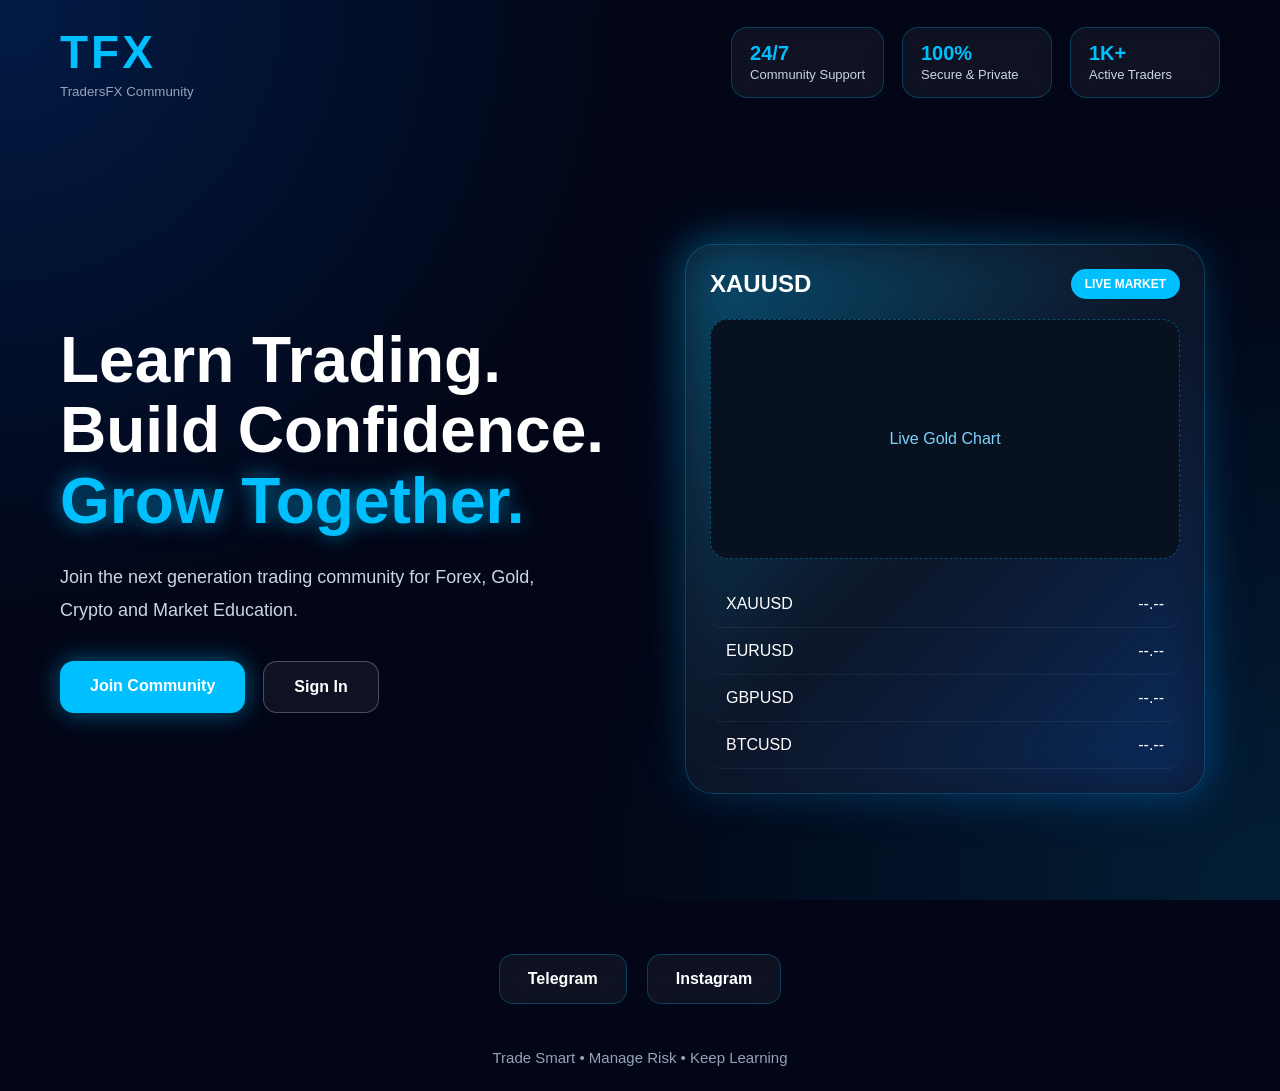
<file: index.html>
<!DOCTYPE html>
<html>
<head>
<meta charset="UTF-8">
<meta name="viewport" content="width=device-width, initial-scale=1.0">

<title>TradersFX Community</title>

<meta http-equiv="refresh" content="0; url=intro.html">

</head>

<body>

</body>
</html>
</file>
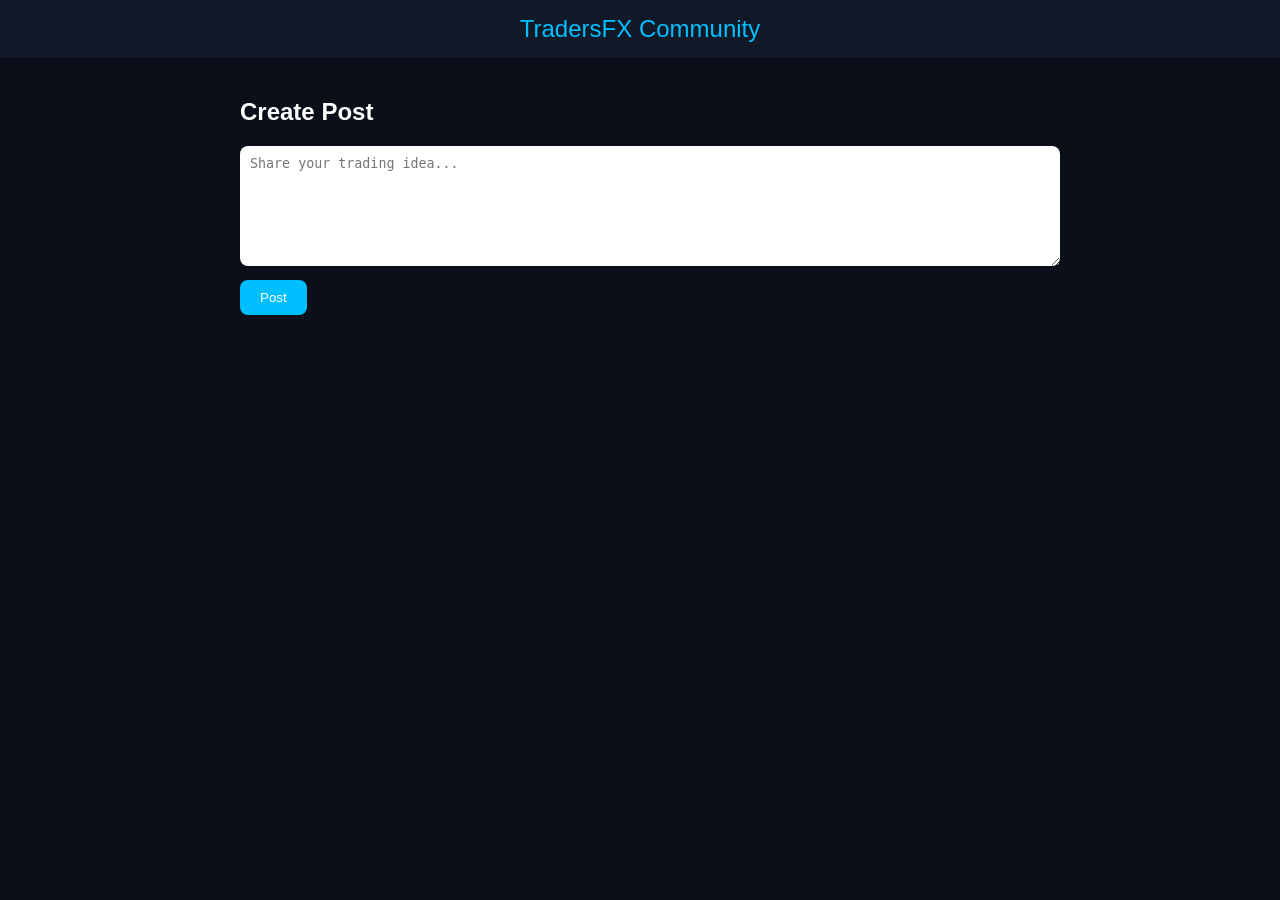
<file: community.html>
<!DOCTYPE html>
<html lang="en">
<head>
<meta charset="UTF-8">
<meta name="viewport" content="width=device-width, initial-scale=1.0">
<title>Community - TradersFX</title>

<style>
body{
margin:0;
font-family:Arial,sans-serif;
background:#0b0f1a;
color:white;
}

header{
background:#111827;
padding:15px;
text-align:center;
font-size:24px;
color:#00bfff;
}

.container{
max-width:800px;
margin:auto;
padding:20px;
}

.post{
background:#1e293b;
padding:15px;
margin-bottom:15px;
border-radius:10px;
}

textarea{
width:100%;
height:100px;
padding:10px;
border-radius:8px;
border:none;
margin-bottom:10px;
}

button{
padding:10px 20px;
background:#00bfff;
color:white;
border:none;
border-radius:8px;
cursor:pointer;
}
</style>
</head>

<body>

<header>TradersFX Community</header>

<div class="container">

<h2>Create Post</h2>

<textarea id="postText" placeholder="Share your trading idea..."></textarea>

<button onclick="addPost()">Post</button>

<div id="posts"></div>

</div>

<script>
function addPost(){
let text=document.getElementById("postText").value;

if(text===""){
alert("Write something first!");
return;
}

document.getElementById("posts").innerHTML=
"<div class='post'>"+text+"</div>"+
document.getElementById("posts").innerHTML;

document.getElementById("postText").value="";
}
</script>

</body>
</html>
</file>
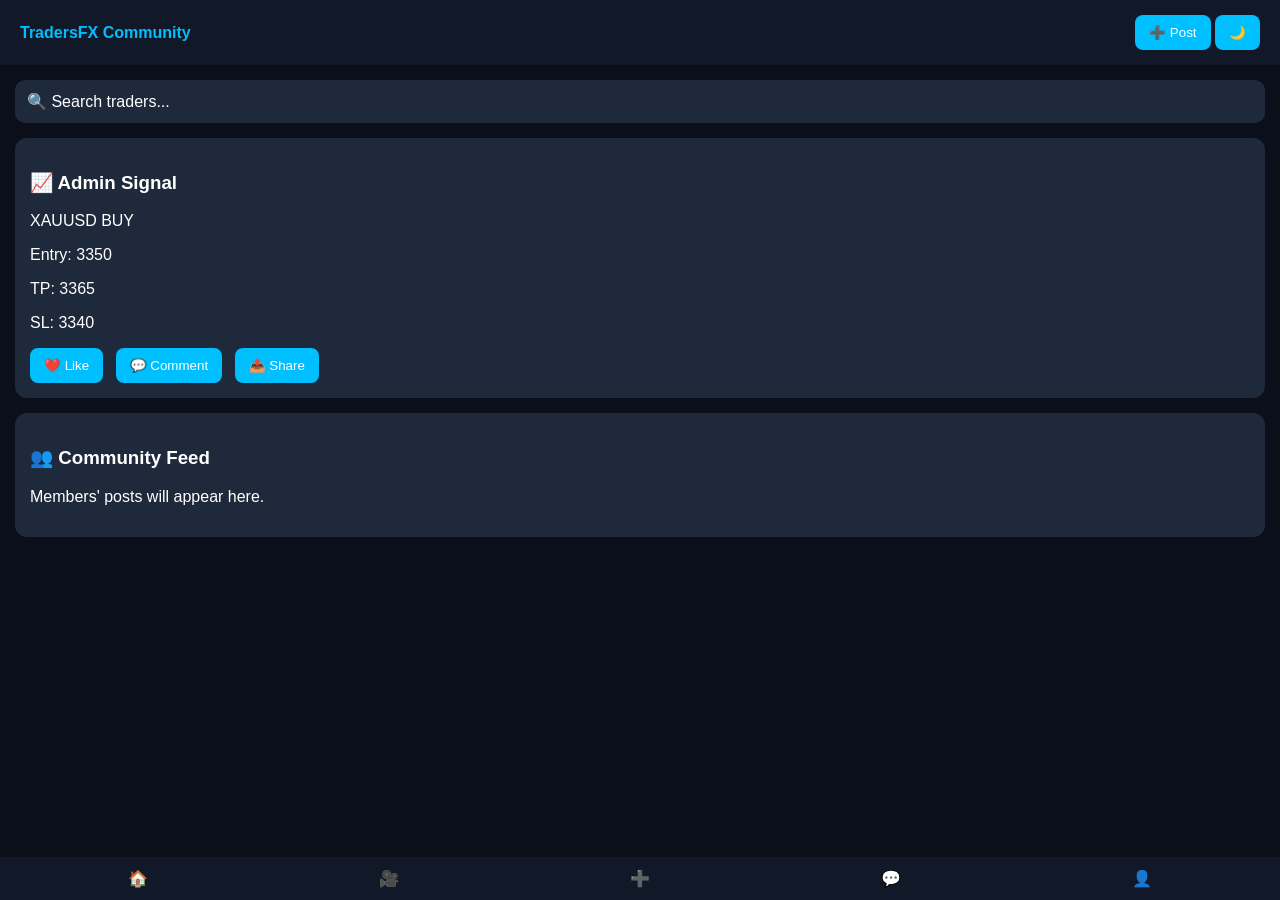
<file: dashboard.html>
<!DOCTYPE html>
<html lang="en"><head><meta charset="UTF-8"><meta name="viewport" content="width=device-width,initial-scale=1">
<title>TradersFX Dashboard</title>
<style>
body{margin:0;font-family:Arial;background:#0b0f1a;color:#fff}
header{display:flex;justify-content:space-between;align-items:center;padding:15px 20px;background:#111827;position:sticky;top:0}
.logo{color:#00bfff;font-weight:bold}
.search{margin:15px;padding:12px;border-radius:10px;background:#1e293b}
.card{background:#1e293b;margin:15px;padding:15px;border-radius:12px}
.actions button{margin-right:8px}
nav{position:fixed;bottom:0;left:0;right:0;background:#111827;display:flex;justify-content:space-around;padding:12px}
button{background:#00bfff;color:#fff;border:none;padding:10px 14px;border-radius:8px}
</style></head>
<body>
<header>
<div class="logo">TradersFX Community</div>

<div>
<button onclick="openPost()">➕ Post</button>
<button onclick="alert('Theme coming soon')">🌙</button>
</div>
</header>

<div class="search">🔍 Search traders...</div>
<div class="card">
<h3>📈 Admin Signal</h3>
<p>XAUUSD BUY</p>
<p>Entry: 3350</p>
<p>TP: 3365</p>
<p>SL: 3340</p>

<div class="actions">
<button>❤️ Like</button>
<button>💬 Comment</button>
<button>📤 Share</button>
</div>
</div>

<div class="card">
<h3>👥 Community Feed</h3>
<p>Members' posts will appear here.</p>
</div>


<nav><span>🏠</span><span>🎥</span><span>➕</span><span>💬</span><span>👤</span></nav>

<script>
function openPost() {
    alert("Create Post page coming soon 🚀");
}
</script>

</body>
</html>
</file>
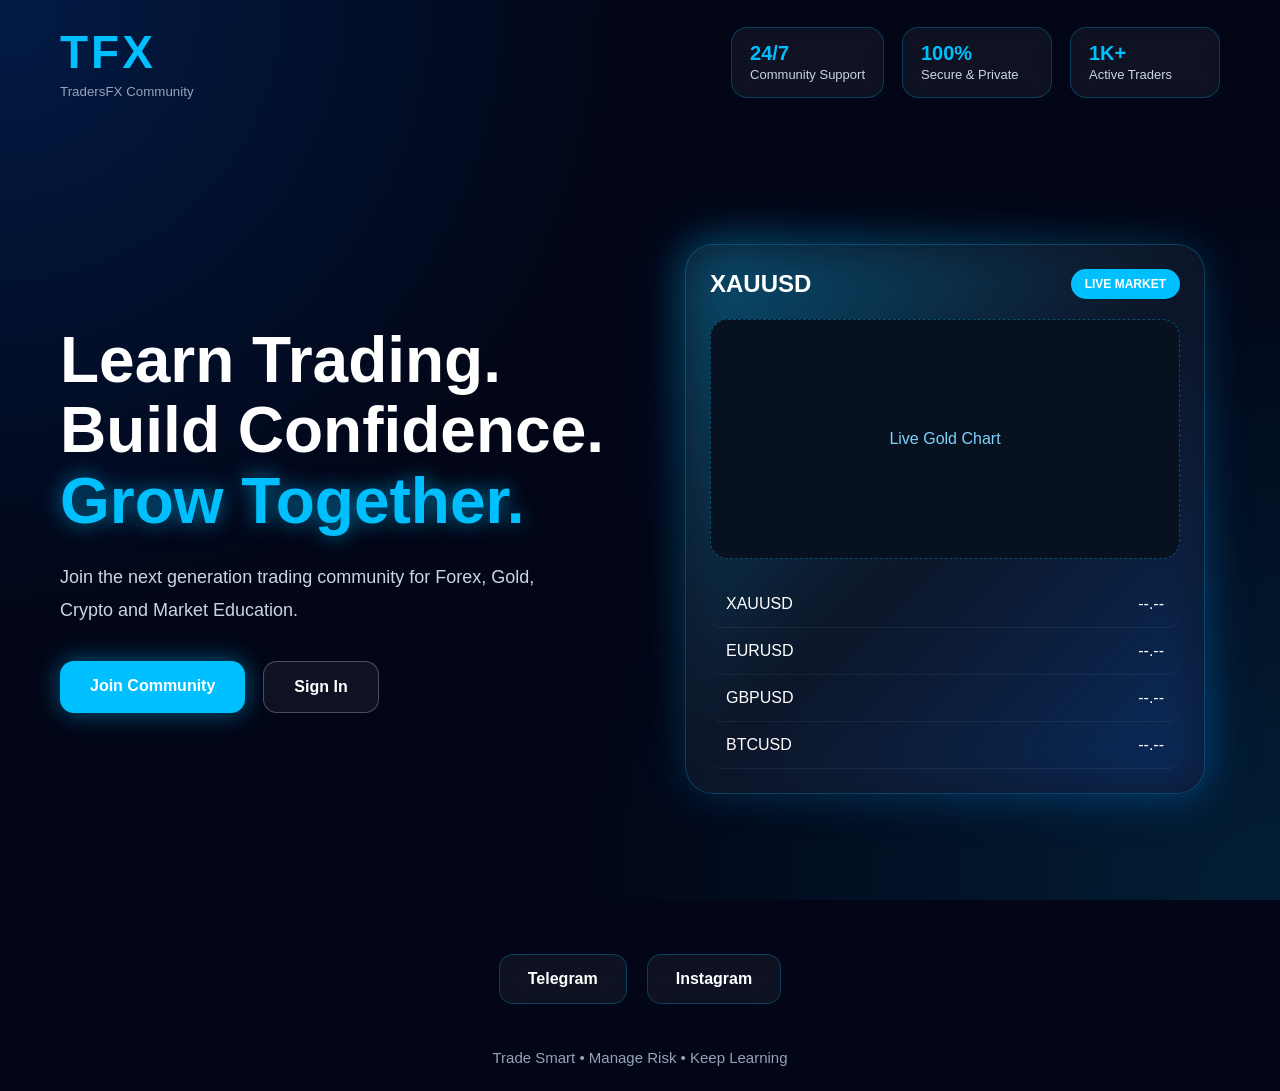
<file: intro.html>
<!DOCTYPE html>
<html lang="en">
<head>
  <meta charset="UTF-8">
  <meta name="viewport" content="width=device-width, initial-scale=1.0">
  <title>TradersFX Community</title>

  <link rel="stylesheet" href="style.css">
</head>

<body>

<div class="background"></div>

<header class="header">

    <div class="logo">
        <span class="logo-text">TFX</span>
        <small>TradersFX Community</small>
    </div>

    <div class="header-status">

        <div class="status-card">
            <span class="status-title">24/7</span>
            <span class="status-text">Community Support</span>
        </div>

        <div class="status-card">
            <span class="status-title">100%</span>
            <span class="status-text">Secure & Private</span>
        </div>

        <div class="status-card">
            <span class="status-title">1K+</span>
            <span class="status-text">Active Traders</span>
        </div>

    </div>

</header>

<section class="hero">

    <div class="hero-left">

        <h1>
            Learn Trading.<br>
            Build Confidence.<br>
            <span>Grow Together.</span>
        </h1>

        <p>
            Join the next generation trading community for Forex, Gold, Crypto and Market Education.
        </p>

        <div class="buttons">

            <a href="signup.html" class="btn primary">
                Join Community
            </a>

            <a href="login.html" class="btn secondary">
                Sign In
            </a>

        </div>

    </div>

    <div class="hero-right">
<div class="tablet">

            <div class="tablet-top">

                <h2>XAUUSD</h2>

                <span class="live-badge">
                    LIVE MARKET
                </span>

            </div>

            <div class="chart-area">

                <div class="chart-placeholder">
                    Live Gold Chart
                </div>

            </div>

            <div class="market-list">

                <div class="market-item">
                    <span>XAUUSD</span>
                    <span>--.--</span>
                </div>

                <div class="market-item">
                    <span>EURUSD</span>
                    <span>--.--</span>
                </div>

                <div class="market-item">
                    <span>GBPUSD</span>
                    <span>--.--</span>
                </div>

                <div class="market-item">
                    <span>BTCUSD</span>
                    <span>--.--</span>
                </div>

            </div>

        </div>

    </div>

</section>

<section class="social-section">

    <a href="#" class="social-btn">
        Telegram
    </a>

    <a href="#" class="social-btn">
        Instagram
    </a>

</section>

<footer class="footer">

    <p>
        Trade Smart • Manage Risk • Keep Learning
    </p>

</footer>

<script src="script.js"></script>

</body>
</html>
</file>
<file: style.css>
/* ===== RESET ===== */

*{
    margin:0;
    padding:0;
    box-sizing:border-box;
}

body{
    font-family:Arial,Helvetica,sans-serif;
    background:#020617;
    color:#fff;
    overflow-x:hidden;
}


/* ===== BACKGROUND ===== */

.background{
    position:fixed;
    inset:0;
    z-index:-2;

    background:
    radial-gradient(circle at top left,#006eff33,transparent 40%),
    radial-gradient(circle at bottom right,#00bfff22,transparent 45%),
    #020617;
}


/* ===== HEADER ===== */

.header{

    width:100%;

    display:flex;

    justify-content:space-between;

    align-items:center;

    padding:25px 60px;

}


.logo{

    display:flex;

    flex-direction:column;

}


.logo-text{

    font-size:46px;

    font-weight:900;

    color:#00bfff;

    letter-spacing:3px;

}


.logo small{

    color:#94a3b8;

    margin-top:5px;

}


.header-status{

    display:flex;

    gap:18px;

}


.status-card{

    background:rgba(255,255,255,.05);

    border:1px solid rgba(0,191,255,.25);

    backdrop-filter:blur(12px);

    border-radius:16px;

    padding:14px 18px;

    min-width:150px;

}


.status-title{

    display:block;

    color:#00bfff;

    font-weight:bold;

    font-size:20px;

}


.status-text{

    color:#cbd5e1;

    font-size:13px;

}
/* =========================
   HERO SECTION
========================= */

.hero{
    width:100%;
    min-height:calc(100vh - 110px);
    display:flex;
    align-items:center;
    justify-content:space-between;
    gap:60px;
    padding:40px 60px;
}

.hero-left{
    flex:1;
    max-width:620px;
}

.hero-left h1{
    font-size:64px;
    line-height:1.1;
    font-weight:800;
    margin-bottom:25px;
}

.hero-left h1 span{
    color:#00bfff;
    text-shadow:0 0 20px rgba(0,191,255,.6);
}

.hero-left p{
    color:#cbd5e1;
    font-size:18px;
    line-height:1.8;
    margin-bottom:35px;
    max-width:520px;
}

.buttons{
    display:flex;
    gap:18px;
}

.btn{
    text-decoration:none;
    padding:16px 30px;
    border-radius:14px;
    font-weight:700;
    transition:.3s;
}

.btn.primary{
    background:#00bfff;
    color:#fff;
    box-shadow:0 0 25px rgba(0,191,255,.45);
}

.btn.primary:hover{
    transform:translateY(-3px);
}

.btn.secondary{
    border:1px solid rgba(255,255,255,.25);
    color:#fff;
    background:rgba(255,255,255,.05);
}

.btn.secondary:hover{
    border-color:#00bfff;
}

/* =========================
   TABLET CARD
========================= */

.hero-right{
    flex:1;
    display:flex;
    justify-content:center;
}
.tablet{
    width:520px;
    background:rgba(15,23,42,.92);
    border:1px solid rgba(0,191,255,.25);
    border-radius:28px;
    padding:24px;
    backdrop-filter:blur(18px);
    box-shadow:
        0 0 40px rgba(0,191,255,.18);
}

.tablet-top{
    display:flex;
    justify-content:space-between;
    align-items:center;
    margin-bottom:20px;
}

.tablet-top h2{
    color:#fff;
}

.live-badge{
    background:#00bfff;
    color:#fff;
    padding:8px 14px;
    border-radius:30px;
    font-size:12px;
    font-weight:700;
}

.chart-placeholder{
    height:240px;
    border-radius:18px;
    display:flex;
    align-items:center;
    justify-content:center;
    color:#7dd3fc;
    border:1px dashed rgba(0,191,255,.35);
    background:#08111f;
}

.market-list{
    margin-top:22px;
}

.market-item{
    display:flex;
    justify-content:space-between;
    padding:14px 0;
    border-bottom:1px solid rgba(255,255,255,.06);
}
/* ===================================
   SOCIAL SECTION
=================================== */

.social-section{
    display:flex;
    justify-content:center;
    gap:20px;
    margin:40px 0 20px;
}

.social-btn{
    text-decoration:none;
    color:#ffffff;
    padding:15px 28px;
    border-radius:14px;
    background:rgba(255,255,255,.05);
    border:1px solid rgba(0,191,255,.25);
    backdrop-filter:blur(15px);
    transition:.35s;
    font-weight:700;
}

.social-btn:hover{
    background:#00bfff;
    transform:translateY(-4px);
    box-shadow:0 0 25px rgba(0,191,255,.45);
}

/* ===================================
   FOOTER
=================================== */

.footer{
    text-align:center;
    padding:25px;
    color:#94a3b8;
    font-size:15px;
}

/* ===================================
   MARKET LIST
=================================== */

.market-item{
    transition:.3s;
    border-radius:12px;
    padding:14px 16px;
}

.market-item:hover{
    background:rgba(0,191,255,.08);
    transform:translateX(6px);
}

/* ===================================
   BLUE GLOW
=================================== */

.tablet::before{
    content:"";
    position:absolute;
    inset:-2px;
    border-radius:30px;
    z-index:-1;

    background:linear-gradient(
        135deg,
        rgba(0,191,255,.35),
        transparent,
        rgba(0,110,255,.25)
    );

    filter:blur(25px);
}

/* ===================================
   RESPONSIVE
=================================== */

@media(max-width:1100px){

.header{
    flex-direction:column;
    gap:20px;
    padding:25px;
}

.header-status{
    flex-wrap:wrap;
    justify-content:center;
}

.hero{
    flex-direction:column;
    text-align:center;
}

.hero-left{
    max-width:100%;
}

.buttons{
    justify-content:center;
}

.tablet{
    width:100%;
    max-width:520px;
}

}
</file>
